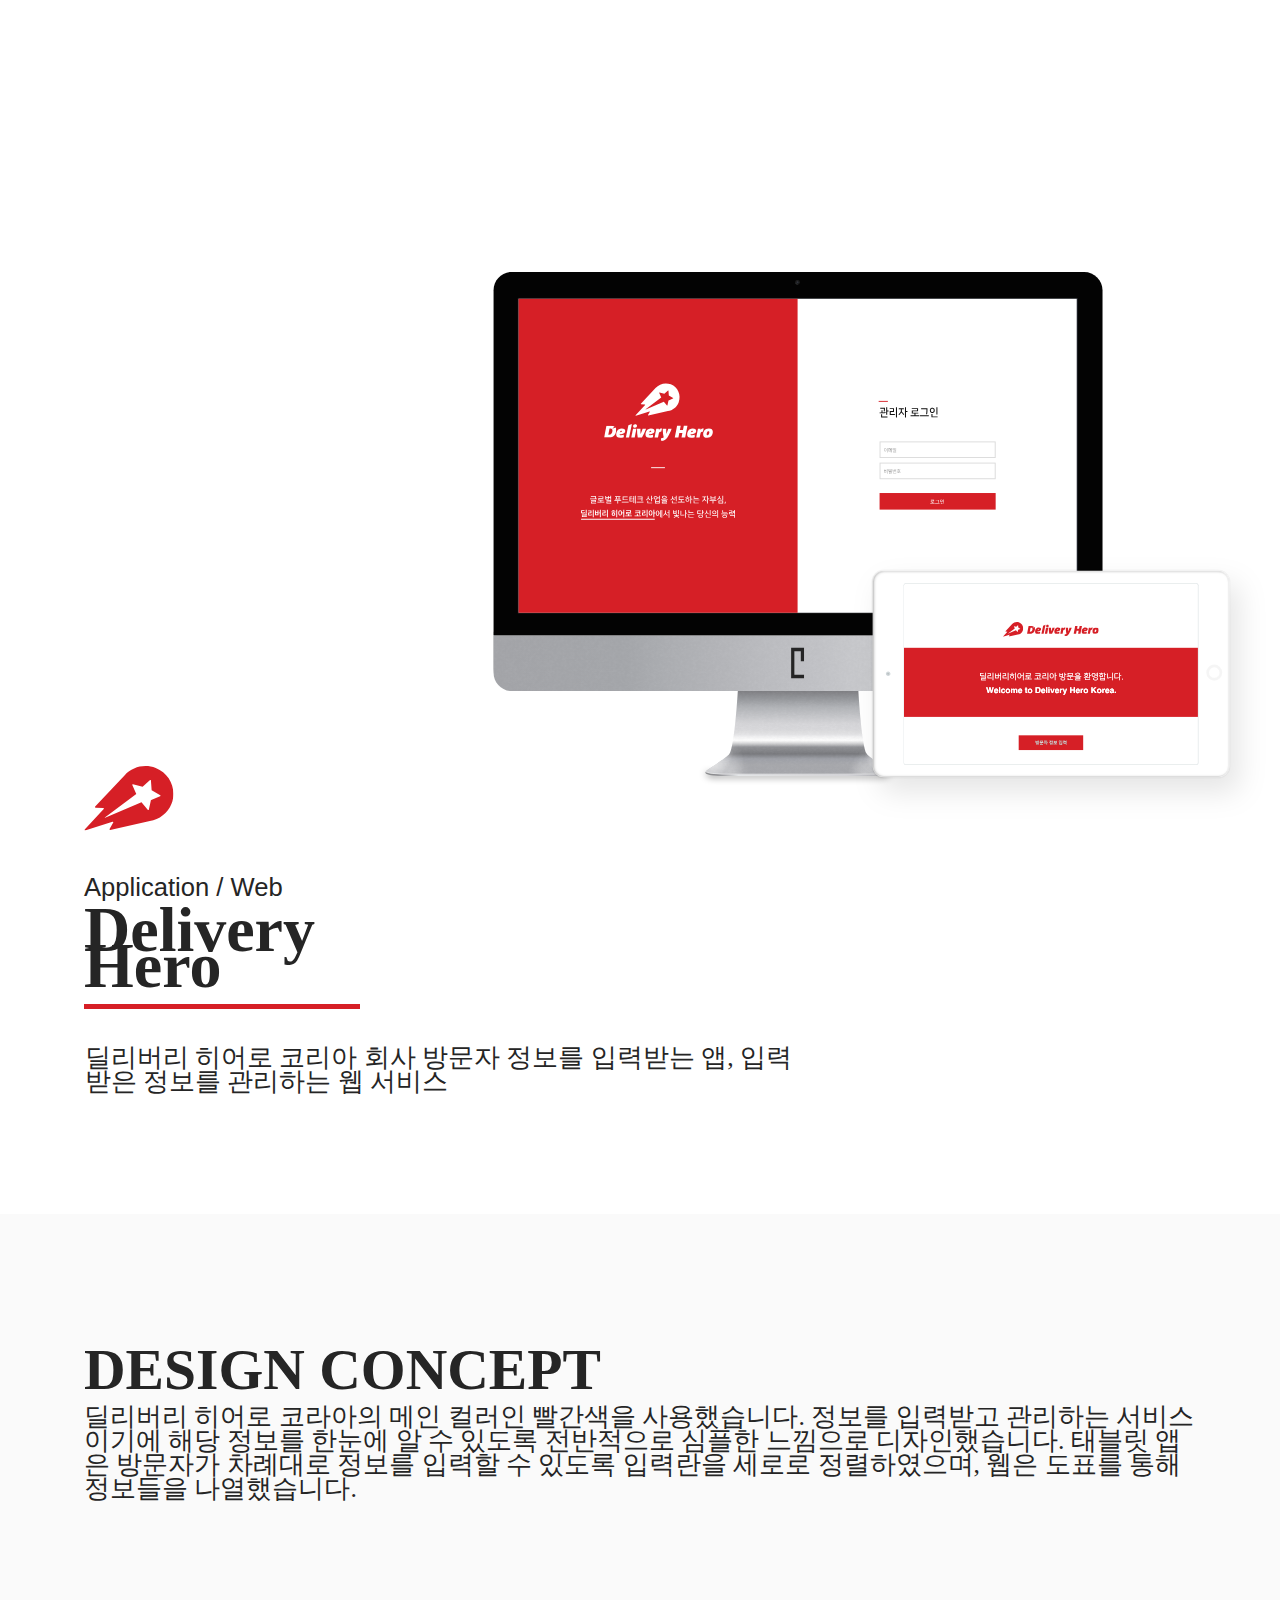
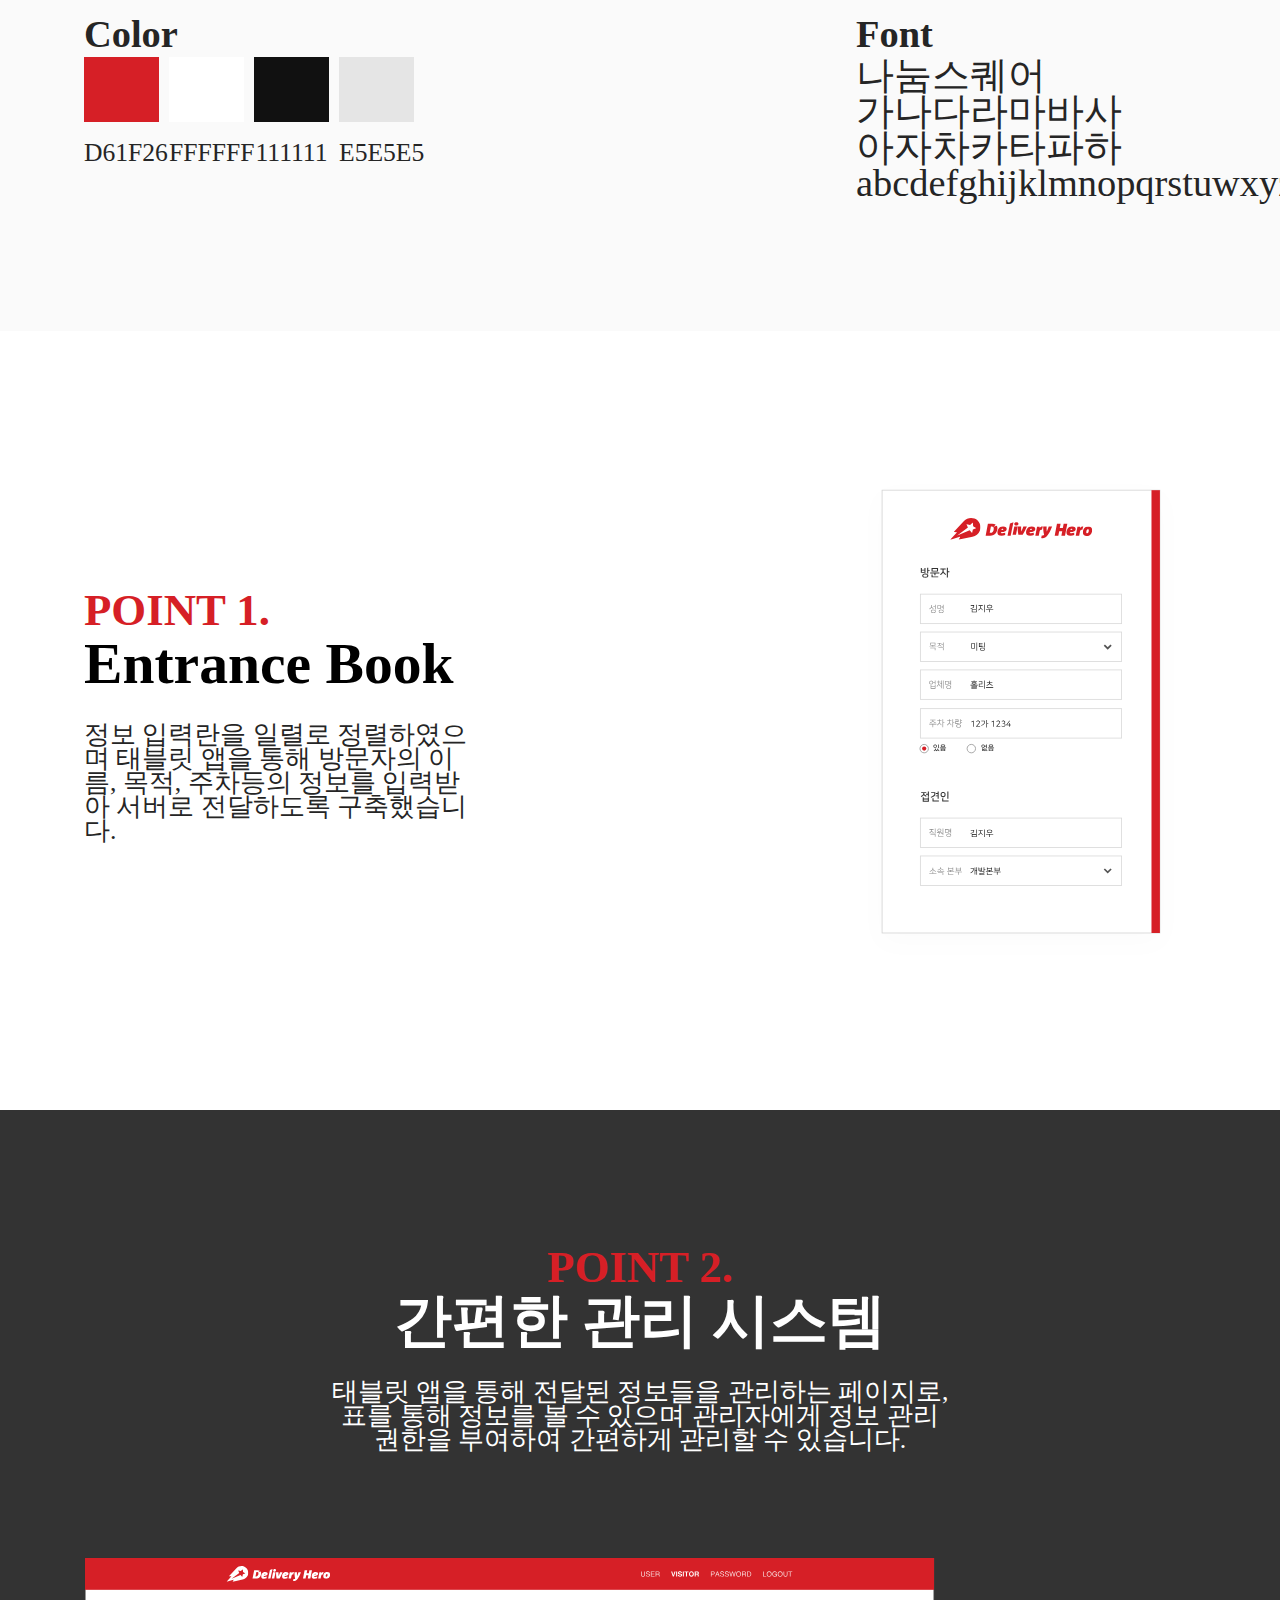
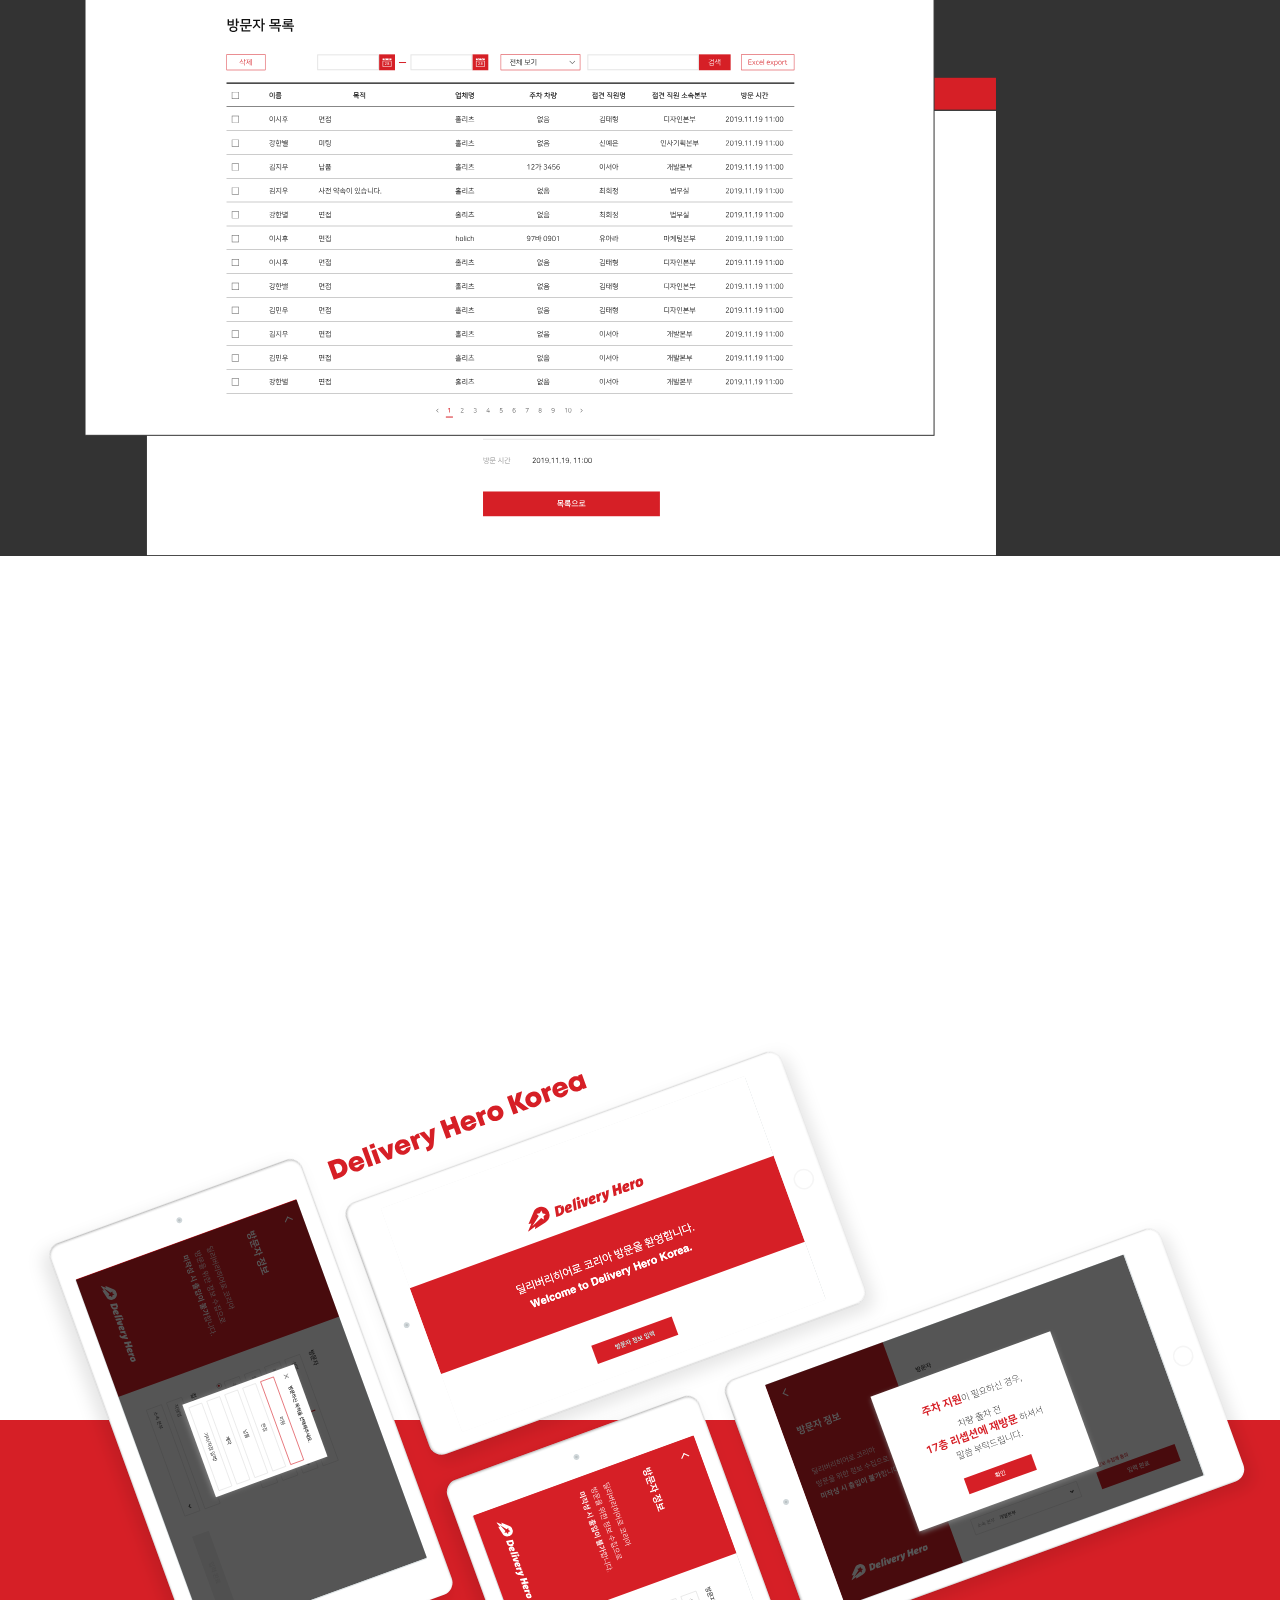
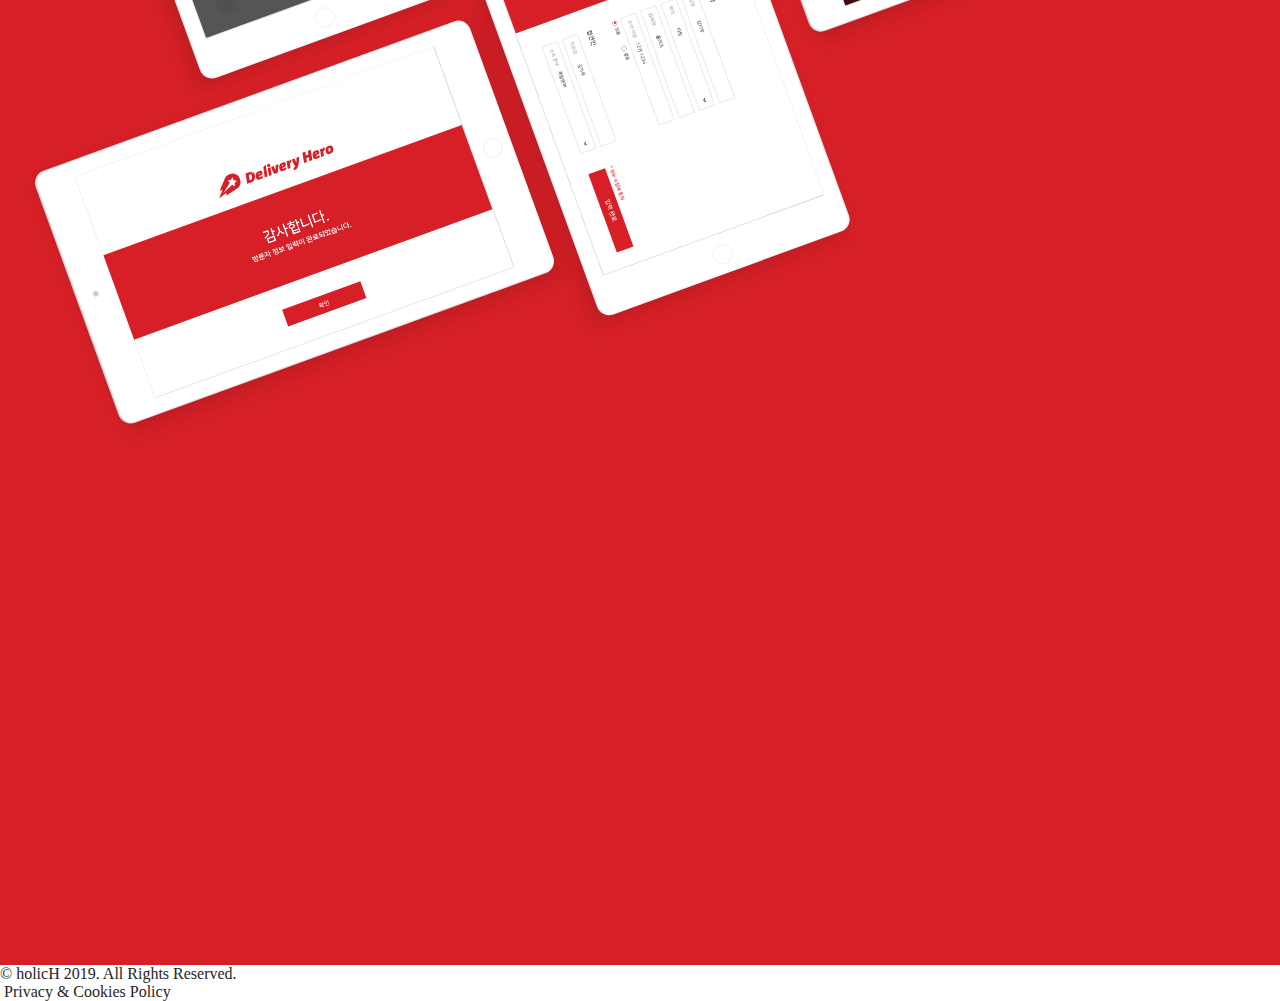
<file: delivery.html>
<!DOCTYPE html>
<html lang="ko">
<head>
    <meta charset="UTF-8">
    <meta name="viewport" content="width=device-width, initial-scale=1.0">
    <link rel="stylesheet" href="https://use.fontawesome.com/releases/v5.7.0/css/all.css">
    <link rel="stylesheet" href="css/reset.css">
    <link rel="stylesheet" href="css/delivery.css">
    <link rel="stylesheet" href="css/animation.css">
    <link rel="stylesheet" href="css/rwddelivery.css">
    <script src="js/jquery-1.12.4.min.js"></script>
    <script src="js/jquery-migrate-1.4.1.min.js"></script>
    <title>holich</title>
</head>
<body>
    
    <div id="container">
        <section id="section" class="delivery">
            
            <article class="deli_article1">
                <div class="deli_article1_inner row">
                    <div class="deli_article1_img">
                        <img src="images/delivery_art1_screen.svg" alt="delivery screen">
                    </div>
                    <div class="deli_article1_content">
                        <div class="deli_article1_logo_img">
                            <img src="images/delivery_art1_logo.svg" alt="delivery logo">
                        </div>
                        <span>Application / Web</span>
                        <h3>Delivery Hero</h3>
                        <p>딜리버리 히어로 코리아 회사 방문자 정보를 입력받는 앱, 입력받은 정보를 관리하는 웹 서비스</p>
                    </div>
                </div>
            </article>
    
    
            <article class="deli_article2">
                <div class="deli_article2_inner row">
                    <div class="deli_article2_title">
                        <h2>DESIGN CONCEPT</h2>
                        <p>딜리버리 히어로 코라아의 메인 컬러인 빨간색을 사용했습니다. 정보를 입력받고 관리하는 서비스이기에 해당 정보를 한눈에 알 수 있도록 전반적으로 심플한 느낌으로 디자인했습니다. 태블릿 앱은 방문자가 차례대로 정보를 입력할 수 있도록 입력란을 세로로 정렬하였으며, 웹은 도표를 통해 정보들을 나열했습니다.</p>
                    </div>
                    <div class="deli_article2_content cf">
                        <div class="color">
                            <h3>Color</h3>
                            <ul class="cf">
                                <li class="one">
                                    <div>
                                        <span class="blind">D61F26</span>
                                    </div>
                                    <p>D61F26</p>
                                </li>
                                <li class="two">
                                    <div>
                                        <span class="blind">FFFFFF</span>
                                    </div>
                                    <p>FFFFFF</p>
                                </li>
                                <li class="three">
                                    <div>
                                        <span class="blind">111111</span>
                                    </div>
                                    <p>111111</p>
                                </li>
                                <li class="four">
                                    <div>
                                        <span class="blind">E5E5E5</span>
                                    </div>
                                    <p>E5E5E5</p>
                                </li>
                            </ul>
                        </div>
                        <div class="deli_font">
                            <h3>Font</h3>
                            <p>나눔스퀘어</p>
                            <p>가나다라마바사아자차카타파하</p>
                            <p>abcdefghijklmnopqrstuwxyz</p>
                        </div>
                    </div>
                </div>
            </article>
    
            
    
            <article class="deli_article3">
                <div class="deli_article3_inner row cf">
                    <div class="deli_article3_content">
                        <h3>POINT 1.  </h3>
                        <h2>Entrance Book </h2>
                        <p>
                            정보 입력란을 일렬로 정렬하였으며 태블릿 앱을 통해 방문자의 이름, 목적, 주차등의 정보를 입력받아 서버로 전달하도록 구축했습니다.
                        </p>
                    </div>
                    <div class="deli_article3_img">
                        <img src="images/delivery_art3_point1.svg" alt="point1">
                    </div>
                </div>
            </article>
            
    
    
            <article class="deli_article4">
                <div class="deli_article4_inner row">
                    <div class="deli_article4_content">
                        <h3>POINT 2.  </h3>
                        <h2>간편한 관리 시스템</h2>
                        <p>
                            태블릿 앱을 통해 전달된 정보들을 관리하는 페이지로, 표를 통해 정보를 볼 수 있으며 관리자에게 정보 관리 권한을 부여하여 간편하게 관리할 수 있습니다.
                        </p>
                    </div>
                    <div class="deli_article4_img_box cf">
                        <div class="img_point2">
                            <img src="images/delivery_art4_point2.svg" alt="point2">
                        </div>
                    </div>
                </div>
            </article>
    
    
            
    
    
            <article class="deli_article5">
                <div class="deli_article5_inner">
                    <div class="deli_article5_img">
                        <img src="images/delivery_art5_phone_all.svg" alt="phone all">
                    </div>
                </div>
            </article>
    
            <article class="deli_article6">
                <div class="deli_article6_inner">
                    <span class="blind">마지막 배경</span>
                </div>
            </article>
    
        </section>
    
    
        
        
        
        
        <footer id="footer">
            <div class="copyright">
                <p>© holicH 2019. All Rights Reserved.</p>
                <span>&nbsp;Privacy & Cookies Policy</span>
            </div>
        </footer>
    </div>

</body>
</html>
</file>
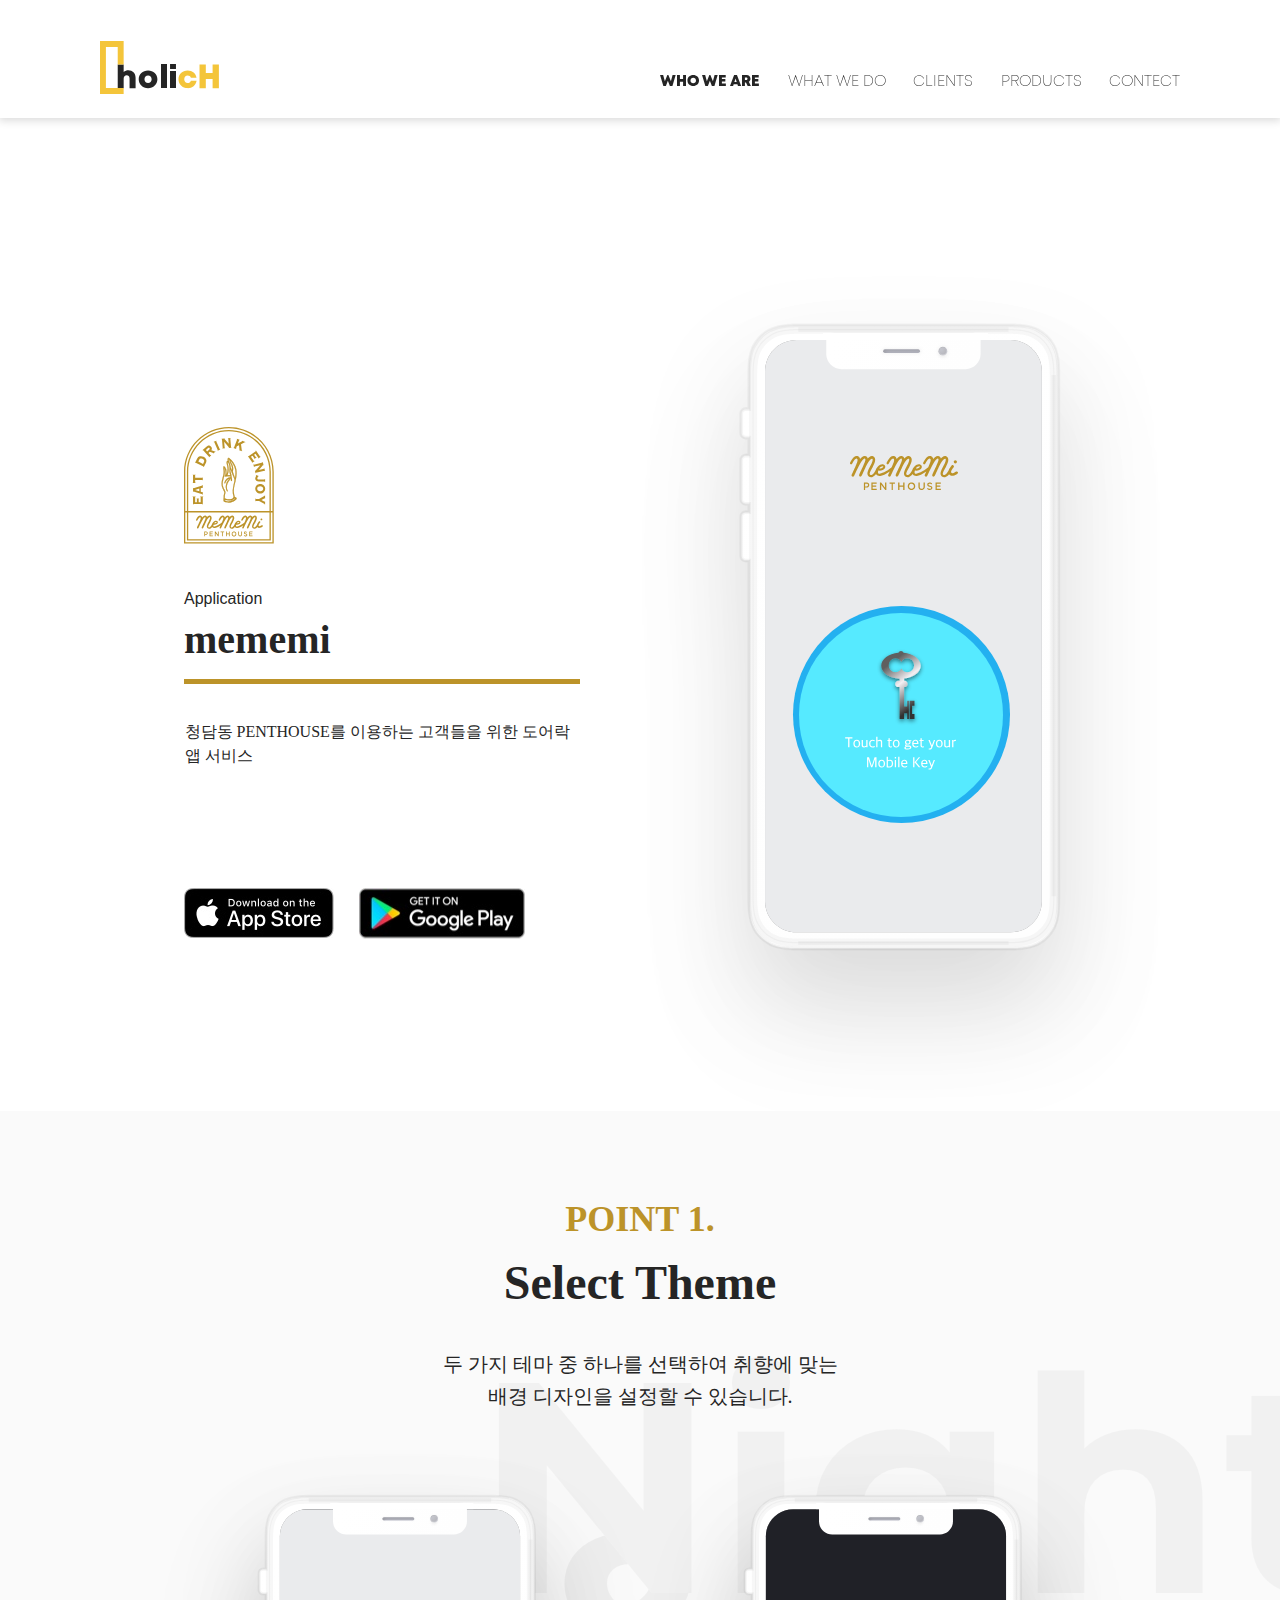
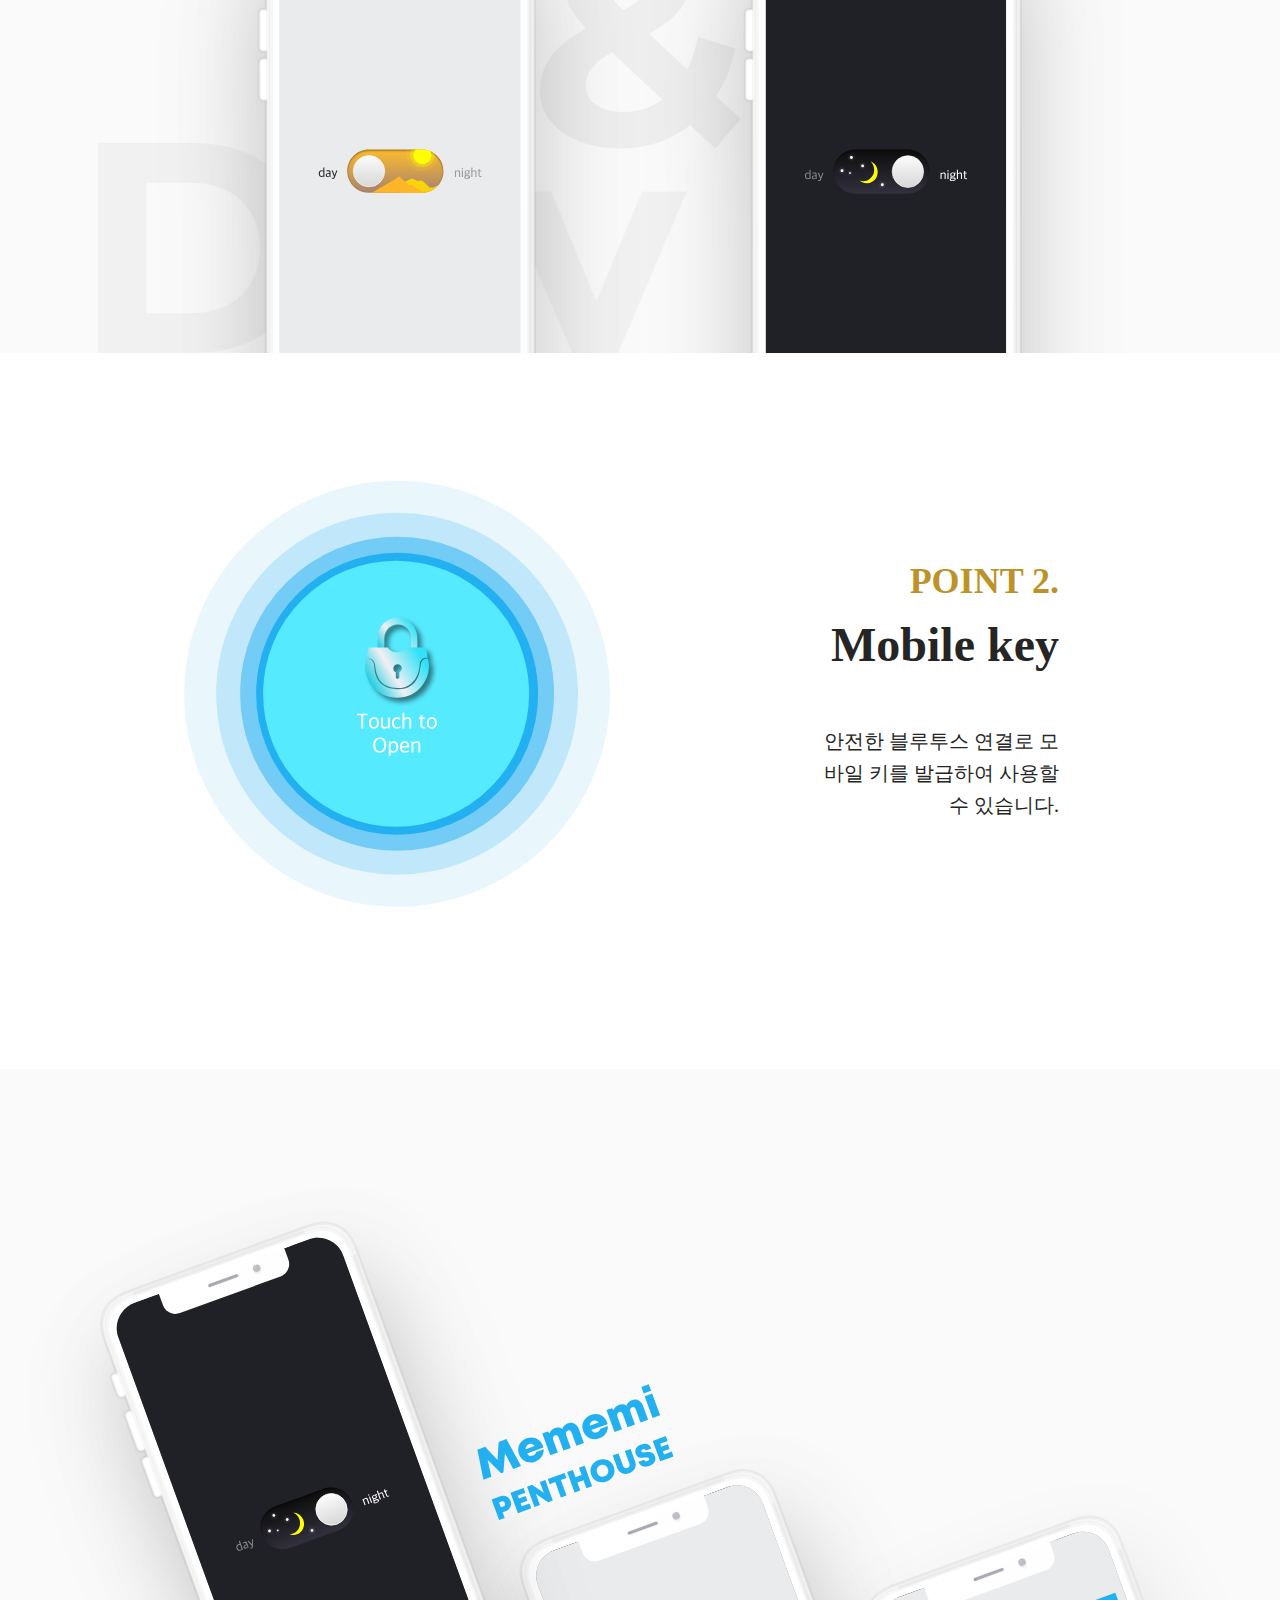
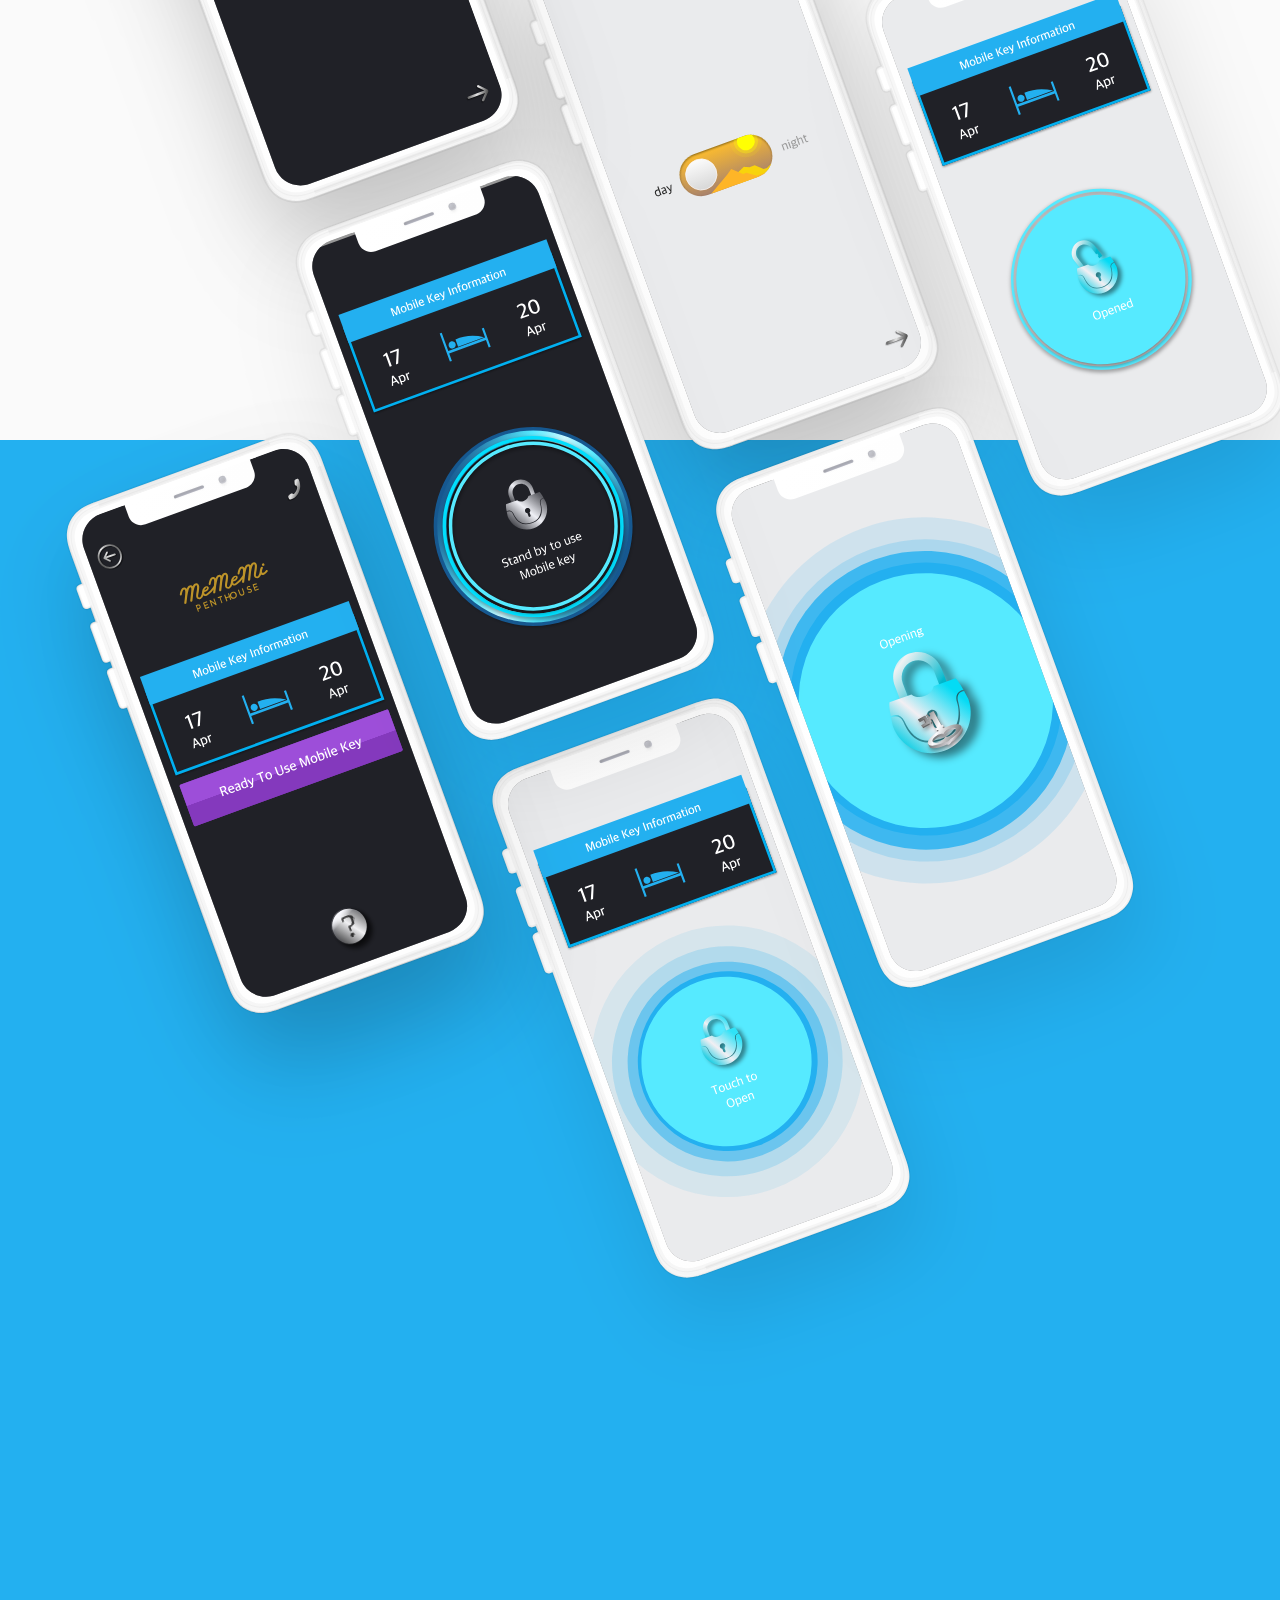
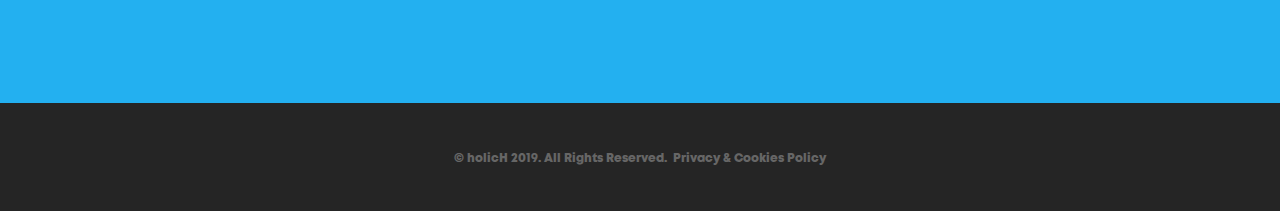
<file: mememi.html>
<!DOCTYPE html>
<html lang="ko">
<head>
    <meta charset="UTF-8">
    <meta name="viewport" content="width=device-width, initial-scale=1.0">
    <link rel="stylesheet" href="https://use.fontawesome.com/releases/v5.7.0/css/all.css">
    <link rel="stylesheet" href="css/reset.css">
    <link rel="stylesheet" href="css/common.css">
    <link rel="stylesheet" href="css/mememi.css">
    <link rel="stylesheet" href="css/animation.css">
    <link rel="stylesheet" href="css/rwddispenser.css">
    <script src="js/jquery-1.12.4.min.js"></script>
    <script src="js/jquery-migrate-1.4.1.min.js"></script>
    <title>holich</title>
</head>
<body>

    <header id="header">
        <div class="header_box row cf">
            <div class="logo">
                <a href="index.html">
                    <img src="images/holich_logo.svg" alt="logo">
                </a>
            </div>
            <div class="open_ham ham">
                <img src="images/open_nav.jpg" alt="메뉴열기">
            </div>
            <div class="nav">
                <ul class="depth1">
                    <li class="on"><a href="index.html#who_we_are">WHO WE ARE</a></li>
                    <li><a href="index.html#what_we_do">WHAT WE DO</a></li>
                    <li><a href="index.html#clients">CLIENTS</a></li>
                    <li><a href="index.html#products">PRODUCTS</a></li>
                    <li><a href="index.html#contact">CONTECT</a></li>
                    <!-- <li><a href="#">
                        KOR
                        <ul class="depth2">
                            <li><a href="#">KOR</a></li>
                            <li><a href="#">ENG</a></li>
                        </ul>
                    </a></li> -->
                </ul>
            </div>
            <div class="close_ham ham">
                <img src="images/close_nav.jpg" alt="메뉴닫기">
            </div>
        </div>
        <div class="nav_mobile">
            <ul class="depth1">
                <li><a href="#who_we_are">WHO WE ARE</a></li>
                <li><a href="#what_we_do">WHAT WE DO</a></li>
                <li><a href="#clients">CLIENTS</a></li>
                <li><a href="#products">PRODUCTS</a></li>
                <li><a href="#contact">CONTECT</a></li>
                <!-- <li class="language on"><a href="#">KOR</a></li>
                <li class="language"><a href="#">ENG</a></li> -->
            </ul>
        </div>
    </header>
    
    <div id="container">
        <section id="section" class="mememi">
            
            <article class="meme_article1">
                <div class="meme_article1_inner row">
                    <div class="meme_article1_content">
                        <div class="meme_article1_drink_img">
                            <img src="images/meme_art1_drink.svg" alt="drink logo">
                        </div>
                        <span>Application</span>
                        <h3>mememi</h3>
                        <p>청담동 PENTHOUSE를 이용하는 고객들을 위한 도어락 앱 서비스</p>
                        <div class="meme_article1_app_img cf">
                            <div class="meme_app">
                                <img src="images/meme_art1_app.jpg" alt="app store link">
                            </div>
                            <div class="meme_google">
                                <img src="images/meme_art1_google.jpg" alt="google play link">
                            </div>
                        </div>
                    </div>
                    <div class="meme_article1_img">
                        <img src="images/meme_art1_phone.svg" alt="mememi phone">
                    </div>
                </div>
            </article>
    
            <article class="meme_article2">
                <div class="meme_article2_inner row">
                    <div class="meme_article2_content">
                        <h3>POINT 1.  </h3>
                        <h2>Select Theme</h2>
                        <p>
                            두 가지 테마 중 하나를 선택하여 취향에 맞는 <br>
                            배경 디자인을 설정할 수 있습니다.
                        </p>
                    </div>
                    <div class="meme_article2_img_box cf">
                        <div class="meme_img_white">
                            <img src="images/meme_art2_white.svg" alt="white phone">
                        </div>
                        <div class="meme_img_black">
                            <img src="images/meme_art2_black.svg" alt="black phone">
                        </div>
                    </div>
                </div>
                <div class="meme_article2_back_txt">
                    <img src="images/Day.png" alt="day images">
                    <img src="images/&.png" alt="& images">
                    <img src="images/Night.png" alt="night images">
                </div>
            </article>
    
    
            <article class="meme_article3">
                <div class="meme_article3_inner row">
                    <div class="meme_article3_content">
                        <h3>POINT 2.  </h3>
                        <h2>Mobile key</h2>
                        <p>
                            안전한 블루투스 연결로 
                            모바일 키를 발급하여 사용할 수 있습니다.
                        </p>
                    </div>
                    <div class="meme_article3_img">
                        <img src="images/meme_art4_moKey.svg" alt="">
                    </div>
                </div>
            </article>
    
    
            <article class="meme_article4">
                <div class="meme_article4_inner">
                    <div class="meme_article4_img">
                        <img src="images/meme_art4_phone_all.svg" alt="penthouse">
                    </div>
                </div>
            </article>
    
            <article class="meme_article5">
                <div class="meme_article5_inner">
                    <span class="blind">마지막 파란 배경</span>
                </div>
            </article>
    
        </section>
    
        <footer id="footer">
            <div class="copyright">
                <p>© holicH 2019. All Rights Reserved.</p>
                <span>&nbsp;Privacy & Cookies Policy</span>
            </div>
        </footer>
    </div>

</body>
</html>
</file>
<file: css/delivery.css>
@charset "utf-8";
@font-face {
    font-family:"Mont Heavy DEMO";
    src:url("../font/font/Mont-HeavyDEMO.eot?") format("eot"),url("../font/Mont-HeavyDEMO.woff") format("woff"),url("../font/Mont-HeavyDEMO.ttf") format("truetype"),url("../font/Mont-HeavyDEMO.svg#Mont-HeavyDEMO") format("svg");
    font-weight: normal; font-style: normal;
}
@font-face {
    font-family:"Mont ExtraLight DEMO";
    src:url("../font/Mont-ExtraLightDEMO.eot?") format("eot"),url("../font/Mont-ExtraLightDEMO.woff") format("woff"),url("../font/Mont-ExtraLightDEMO.ttf") format("truetype"),url("../font/Mont-ExtraLightDEMO.svg#Mont-ExtraLightDEMO") format("svg");
    font-weight: normal; font-style: normal;
}
/* montserrat_light */
@import url('https://fonts.googleapis.com/css2?family=Montserrat:wght@100&display=swap');




#section {
    overflow: hidden;
}
/* 아티클1---------------------------------------------------------------------------------------------------------------------------- */
.deli_article1 {
    padding-top: 118px;
}
.deli_article1_inner {
    position: relative;
    padding: 152.5px 0px 0px 84px;
}
/* 아티클1 메인 내용---------------------------------------------------------------------------------------------------------------------------- */
.deli_article1_inner .deli_article1_content {
    width: 719px;
    padding: 495px 0px 0px 0px;
}
/* 아티클1 홀리 로고 */
.deli_article1_inner .deli_article1_logo_img {
    width: 90px; height: 65.5px;
}
.deli_article1_inner .deli_article1_logo_img img {
    width: 100%; height: 100%;
}
/* 아티클1 어플리케이션 문구 제목 */
.deli_article1_inner .deli_article1_content span {
    display: inline-block;
    font-family: 'Montserrat', sans-serif; font-size: 1.6rem; line-height: 30px;
    margin: 40.55px 0px 10px 0px;
}
/* 아티클1 delivery 제목 */
.deli_article1_inner .deli_article1_content h3 {
    width: 276px;
    font-family: 'Mont-HeavyDEMO'; font-size: 4rem; line-height: 36px;
    padding-bottom: 20.5px; margin-bottom: 36.5px;
    border-bottom: 5px solid #d61f26;
}
/* 아티클1 메인페이지 설명 */
.deli_article1_inner .deli_article1_content p {
    font-size: 1.6rem; line-height: 24px;
    padding: 0px 0.5px; margin-bottom: 120px;
}
/* 아티클1 우측 모니터이미지 */
.deli_article1_inner .deli_article1_img {
    position: absolute; top: 153px; right: 0px;
    width: 799px; height: 550px;
}
.deli_article1_inner .deli_article1_img img {
    width: 100%; height: 100%;
}




/* 아티클2---------------------------------------------------------------------------------------------------------------------------- */
.deli_article2 {
    background: #fafafa;
}
.deli_article2_inner {
    position: relative;
    padding: 140px 84px 130px 84px;
}
/* 아티클2 타이틀 제목 + 내용 */
.deli_article2_inner .deli_article2_title h2 {
    font-family: 'Mont-HeavyDEMO'; font-size: 3.6rem; line-height: 32px;
}
.deli_article2_inner .deli_article2_title p {
    font-family: 'Mont-HeavyDEMO'; font-size: 1.6rem; line-height: 24px;
    margin: 19px 0px 123px 0px;
}
/* 아티클2 색 + 폰트----------------------------------------------------------------------------------------------------- */
/* 공통내용 */
.deli_article2_inner .deli_article2_content .color {
    float: left;
    width: 60%; height: 153px;
}
.deli_article2_inner .deli_article2_content .deli_font {
    float: right;
    width: 291px;
    margin-right: 49px;
}
.deli_article2_inner .deli_article2_content > div h3 {
    font-family: 'Mont-HeavyDEMO'; font-size: 2.4rem; line-height: 21px;
}
/* 색깔 */
.deli_article2_inner .deli_article2_content ul li {
    float: left;
    margin: 12px 10px 0px 0px;
    width: 75px;
}
.deli_article2_inner .deli_article2_content ul li div {
    display: inline-block;
    width: 75px; height: 65px;
    margin-bottom: 17px;
}
.deli_article2_inner .deli_article2_content ul .one div {
    background: #D61F26;
}
.deli_article2_inner .deli_article2_content ul .two div {
    background: #fff;
}
.deli_article2_inner .deli_article2_content ul .three div {
    background: #111;
}
.deli_article2_inner .deli_article2_content ul .four div {
    background: #e5e5e5;
}
.deli_article2_inner .deli_article2_content ul li p {
    text-align: center;
    font-size: 1.6rem; line-height: 19px;
}
/* 폰트 */
.deli_article2_inner .deli_article2_content .deli_font h3 {
    margin-bottom: 12px;
}
.deli_article2_inner .deli_article2_content .deli_font p {
    font-size: 2.4rem; line-height: 36px;
}





/* 아티클3---------------------------------------------------------------------------------------------------------------------------- */
.deli_article3 {
    padding: 126px 0px 127px 0px;
    position: relative;
}
.deli_article3_inner {
    padding: 0px 94px 0px 84px;
}
/* 아티클3 메인 내용---------------------------------------------------------------------------------------------------------------------------- */
.deli_article3_inner .deli_article3_content {
    float: left;
    position: absolute; top: 50%;
    transform: translateY(-50%);
    width: 396px;
}
.deli_article3_inner .deli_article3_content h3 {
    font-family: 'Mont-HeavyDEMO'; font-size: 2.8rem; line-height: 25px;
    color: #d61f26;
}
.deli_article3_inner .deli_article3_content h2 {
    font-size: 3.6rem; line-height: 48px;
    color: #000;
    padding: 17px 0px 35px 0px;
}
.deli_article3_inner .deli_article3_content p {
    font-size: 1.6rem; line-height: 24px;
}
.deli_article3_inner .deli_article3_img {
    float: right;
    width: 330px; height: 526px;
}
.deli_article3_inner .deli_article3_img img {
    width: 100%; height: 100%;
}












/* 아티클4---------------------------------------------------------------------------------------------------------------------------- */
.deli_article4 {
    padding-top: 145px;
    background: #333;
    position: relative;
}
.deli_article4_inner {
    padding: 0px 84px;
    position: relative;
    z-index: 99;
    width: 100%; height: 100%;
}
/* 아티클4 메인 내용---------------------------------------------------------------------------------------------------------------------------- */
.deli_article4_inner .deli_article4_content {
    text-align: center;
}
.deli_article4_inner .deli_article4_content h3 {
    font-family: 'Mont-HeavyDEMO'; font-size: 2.8rem; line-height: 25px;
    color: #d61f26;
}
.deli_article4_inner .deli_article4_content h2 {
    font-family: 'Mont-HeavyDEMO'; font-size: 3.6rem; line-height: 48px;
    margin: 17px 0px 35px 0px;
    color: #fff;
}
.deli_article4_inner .deli_article4_content p {
    font-size: 1.6rem; line-height: 24px;
    margin: 0px auto;
    color: #fff;
    width: 627px;
}
/* 아티클4 이미지---------------------------------------------------------------------------------------------------------------------------- */
.deli_article4_inner .deli_article4_img_box {
    width: 100%; height: 100%;
    margin-top: 105px;
}
.deli_article4_inner .deli_article4_img_box .img_point2 {
    float: left;
    width: 912px; height: 599px;
}
.deli_article4_inner .deli_article4_img_box .img_point2 img {
    width: 100%;
}










/* 아티클5---------------------------------------------------------------------------------------------------------------------------- */
.deli_article5 {
    position: relative;
}
.deli_article5_inner {
    width: 100%; height: 864px;
    margin: 0px auto;
    padding-top: 169.5px;
}
.deli_article5_inner .deli_article5_img {
    width: 100%; height: 1530px;
    transform: rotate(-20deg);
    margin-left: -44px;
}
.deli_article5_inner .deli_article5_img img {
    width: 100%; height: 100%;
}




/* 아티클6---------------------------------------------------------------------------------------------------------------------------- */
.deli_article6 {
    background: #d61f26;
    padding-bottom: 269px;
    height: 1145px;
}
</file>
<file: css/animation.css>
@charset "utf-8";



/* 오른쪽부터 상단에 얇은 라인 */
@keyframes RightLine1 {

    0% {
        opacity: 0;
        transform: translateY(50px);
    }
    100% {
        opacity: 0.3;
        transform: translateY(0px);
    }

}
.RightLine1 {
    animation: RightLine1 2s infinite;
}
@keyframes RightLine2 {

    0% {
        opacity: 0;
        transform: translateY(70px);
    }
    100% {
        opacity: 1;
        transform: translateY(0px);
    }

}
.RightLine2 {
    animation: RightLine2 2s infinite;
}
@keyframes RightLine3 {

    0% {
        opacity: 0;
        transform: translateY(150px);
    }
    100% {
        opacity: 1;
        transform: translateY(0px);
    }

}
.RightLine3 {
    animation: RightLine3 2s infinite;
}
@keyframes RightLine4 {

    0% {
        transform: translateY(200px);
    }
    100% {
        transform: translateY(0px);
    }

}
.RightLine4 {
    animation: RightLine4 2s infinite;
}

/* 왼쪽부터 상단에 넓은 판 */
@keyframes LeftLine1 {

    0% {
        opacity: 0;
        transform: translateY(105px);
    }
    100% {
        opacity: 0.3;
        transform: translateY(0px);
    }

}
.LeftLine1 {
    animation: LeftLine1 2s infinite linear;
}
@keyframes LeftLine2 {

    0% {
        opacity: 0;
        transform: translateY(30px);
    }
    100% {
        opacity: 0.3;
        transform: translateY(0px);
    }

}
.LeftLine2 {
    animation: LeftLine2 2s infinite;
}
@keyframes LeftLine3 {

    0% {
        opacity: 0;
        transform: translateY(70px);
    }
    100% {
        opacity: 0.3;
        transform: translateY(0px);
    }

}
.LeftLine3 {
    animation: LeftLine3 2s infinite;
}
@keyframes LeftLine4 {

    0% {
        transform: translateY(70px);
    }
    100% {
        transform: translateY(0px);
    }

}
.LeftLine4 {
    animation: LeftLine4 2s infinite;
}

/* 바닥 금 간 라인 */
@keyframes BottomLine1 {
    0% {
        transform: translate(-10px, -36px);
    }
    70% {
        transform: translate(0px);
    }
    100% {
        transform: translate(0px);
    }
}
.BottomLine1 {
    animation: BottomLine1 2s infinite linear;
}
@keyframes BottomLine2 {
    0% {
        transform: translate(-55px, -21px);
    }
    70% {
        transform: translate(0px);
    }
    100% {
        transform: translate(0px);
    }
}
.BottomLine2 {
    animation: BottomLine2 2s infinite linear;
}
@keyframes BottomLine3 {
    0% {
        transform: translate(0px, -80px);
    }
    70% {
        transform: translate(0px, 0px);
    }
    100% {
        transform: translate(0px, 0px);
    }
}
.BottomLine3 {
    animation: BottomLine3 2s infinite linear;
}
@keyframes BottomLine4 {
    0% {
        transform: translate(-72px, -34px);
    }
    70% {
        transform: translate(0px, 0px);
    }
    100% {
        transform: translate(0px, 0px);
    }
}
.BottomLine4 {
    animation: BottomLine4 2s infinite linear;
}

/* 화분의 나뭇잎 */
@keyframes leaf1 {
    0% {
        transform: translate(0px);
    }
    35% {
        transform: translate(-1px);
    }
    70% {
        transform: translate(1px);
    }
    100% {
        transform: translate(0px);
    }
}
.leaf1 {
    animation: leaf1 2s infinite linear;
}
@keyframes leaf2 {
    0% {
        transform: translate(0px);
    }
    35% {
        transform: translate(1px);
    }
    70% {
        transform: translate(-1px);
    }
    100% {
        transform: translate(0px);
    }
}
.leaf2 {
    animation: leaf2 2s infinite linear;
}
@keyframes leaf3 {
    0% {
        transform: translate(0px);
    }
    35% {
        transform: translate(1px);
    }
    70% {
        transform: translate(-1px);
    }
    100% {
        transform: translate(0px);
    }
}
.leaf3 {
    animation: leaf3 2s infinite linear;
}
@keyframes leaf4 {
    0% {
        transform: translate(0px);
    }
    35% {
        transform: translate(-1px);
    }
    70% {
        transform: translate(1px);
    }
    100% {
        transform: translate(0px);
    }
}
.leaf4 {
    animation: leaf4 2s infinite linear;
}

/* 팔 */
@keyframes LeftArm {
    0% {
        transform: translate(0px) rotate(0deg);
        transform-origin: right top;
    }
    50% {
        transform: translate(0px) rotate(0.7deg);
        transform-origin: right top;
    }
    /* 70% {
        transform: translate(0px) rotate(0.5deg);
        transform-origin: right top;
    } */
    100% {
        transform: translate(0px) rotate(0deg);
        transform-origin: right top;
    }
}
.LeftArm {
    animation: LeftArm 2s infinite linear;
}
</file>
<file: css/rwddelivery.css>
@charset "utf-8";



@media screen and (max-width:1880px) {



}


@media screen and (max-width:1500px) {



}


@media screen and (max-width:1280px) {



}








@media screen and (max-width:1023px) {

    /* 아티클1---------------------------------------------------------------------------------------------------------------------------- */
.deli_article1_inner {
    position: relative;
    padding: 70px 40px 0px 40px;
}
/* 아티클1 메인 내용---------------------------------------------------------------------------------------------------------------------------- */
.deli_article1_inner .deli_article1_content {
    width: 719px;
    padding: 495px 0px 0px 0px;
}
/* 아티클1 우측 모니터이미지 */
.deli_article1_inner .deli_article1_img {
    position: absolute; top: 70px; right: 0px;
    width: 750px; height: 516px;
}
.deli_article1_inner .deli_article1_img img {
    width: 100%; height: 100%;
}


    /* 아티클2---------------------------------------------------------------------------------------------------------------------------- */
.deli_article2_inner {
    position: relative;
    padding: 89px 40px 84px 40px;
}
/* 아티클2 타이틀 제목 + 내용 */
.deli_article2_inner .deli_article2_title h2 {
    font-family: 'Mont-HeavyDEMO'; font-size: 3.2rem; line-height: 40px;
}
.deli_article2_inner .deli_article2_title p {
    font-family: 'Mont-HeavyDEMO'; font-size: 2rem; line-height: 30px;
    margin: 21px 0px 74px 0px;
}
/* 아티클2 색 + 폰트----------------------------------------------------------------------------------------------------- */
/* 공통내용 */
.deli_article2_inner .deli_article2_content .color {
    float: none;
    width: 100%; height: auto;
}
.deli_article2_inner .deli_article2_content .deli_font {
    float: none;
    width: 100%;
    margin-right: 0px; margin-top: 74px;
}
.deli_article2_inner .deli_article2_content > div h3 {
    font-family: 'Mont-HeavyDEMO'; font-size: 2.4rem; line-height: 21px;
}
/* 색깔 */
.deli_article2_inner .deli_article2_content ul li {
    float: left;
    margin: 21px 25px 0px 0px;
    width: 50px;
}
.deli_article2_inner .deli_article2_content ul li div {
    display: inline-block;
    width: 50px; height: 50px;
    margin-bottom: 10px;
}
.deli_article2_inner .deli_article2_content ul li p {
    text-align: center;
    font-size: 1.2rem; line-height: 19px;
}





/* 아티클3---------------------------------------------------------------------------------------------------------------------------- */
.deli_article3 {
    padding: 137px 0px 100px 0px;
    position: relative;
}
.deli_article3_inner {
    padding: 0px 40px;
}
/* 아티클3 메인 내용---------------------------------------------------------------------------------------------------------------------------- */
.deli_article3_inner .deli_article3_img {
    float: right;
    width: 280px; height: 446px;
}
.deli_article3_inner .deli_article3_img img {
    width: 100%; height: 100%;
}





    
    
    
    /* 아티클4---------------------------------------------------------------------------------------------------------------------------- */
.deli_article4 {
    padding-top: 137px;
    background: #333;
    position: relative;
}
/* 아티클4 이미지---------------------------------------------------------------------------------------------------------------------------- */
.deli_article4_inner .deli_article4_img_box {
    width: 100%; height: 100%;
    margin-top: 105px;
}
.deli_article4_inner .deli_article4_img_box .img_point2 {
    float: none;
    width: 650px; height: 427px;
    margin: 0px auto;
}
.deli_article4_inner .deli_article4_img_box .img_point2 img {
    width: 100%;
}




/* 아티클5---------------------------------------------------------------------------------------------------------------------------- */
.deli_article5 {
    position: relative;
}
.deli_article5_inner {
    width: 100%; height: 396px;
    margin: 0px auto;
    padding-top: 118.5px;
}
.deli_article5_inner .deli_article5_img {
    width: 1058px; height: 719px;
    transform: rotate(-20deg);
    margin-left: -250px;
}
.deli_article5_inner .deli_article5_img img {
    width: 100%; height: 100%;
}




/* 아티클6---------------------------------------------------------------------------------------------------------------------------- */
.deli_article6 {
    background: #d61f26;
    padding-bottom: 269px;
    height: 626px;
}


    
    
    

    
    



}





@media screen and (max-width:768px) {

    /* 아티클1---------------------------------------------------------------------------------------------------------------------------- */
.deli_article1_inner {
    position: relative;
    padding: 70px 40px 0px 40px;
}
/* 아티클1 메인 내용---------------------------------------------------------------------------------------------------------------------------- */
.deli_article1_inner .deli_article1_content {
    width: 100%;
    padding: 60px 0px 0px 0px;
}
/* 아티클1 홀리 로고 */
.deli_article1_inner .deli_article1_logo_img {
    width: 50px; height: 36.5px;
}
.deli_article1_inner .deli_article1_logo_img img {
    width: 100%; height: 100%;
}
/* 아티클1 어플리케이션 문구 제목 */
.deli_article1_inner .deli_article1_content span {
    display: inline-block;
    font-family: 'Montserrat', sans-serif; font-size: 1.2rem; line-height: 20px;
    margin: 15.6px 0px 7px 0px;
}
/* 아티클1 delivery 제목 */
.deli_article1_inner .deli_article1_content h3 {
    width: 250px;
    font-family: 'Mont-HeavyDEMO'; font-size: 3.6rem; line-height: 32px;
    padding-bottom: 18.5px; margin-bottom: 25.5px;
    border-bottom: 5px solid #d61f26;
}
/* 아티클1 메인페이지 설명 */
.deli_article1_inner .deli_article1_content p {
    font-size: 1.4rem; line-height: 20px;
    padding: 0px 0.5px; margin-bottom: 130px;
}
/* 아티클1 우측 모니터이미지 */
.deli_article1_inner .deli_article1_img {
    position: static; top: 70px; right: 0px;
    width: 281px; height: 194px;
    margin: 0px auto;
}
.deli_article1_inner .deli_article1_img img {
    width: 100%; height: 100%;
}




        /* 아티클2---------------------------------------------------------------------------------------------------------------------------- */
/* 아티클2 타이틀 제목 + 내용 */
.deli_article2_inner .deli_article2_title p {
    font-family: 'Mont-HeavyDEMO'; font-size: 1.4rem; line-height: 20px;
    margin: 21px 0px 74px 0px;
}
/* 아티클2 색 + 폰트----------------------------------------------------------------------------------------------------- */
/* 공통내용 */
.deli_article2_inner .deli_article2_content > div h3 {
    font-family: 'Mont-HeavyDEMO'; font-size: 1.6rem; line-height: 15px;
}
/* 색깔 */
.deli_article2_inner .deli_article2_content ul li {
    float: left;
    margin: 21px 25px 0px 0px;
    width: 50px;
}
.deli_article2_inner .deli_article2_content ul li div {
    display: inline-block;
    width: 50px; height: 50px;
    margin-bottom: 10px;
}
.deli_article2_inner .deli_article2_content ul li p {
    text-align: center;
    font-size: 1.2rem; line-height: 15px;
}
/* 폰트 */
.deli_article2_inner .deli_article2_content .deli_font h3 {
    margin-bottom: 10px;
}
.deli_article2_inner .deli_article2_content .deli_font p {
    font-size: 1.2rem; line-height: 16px;
}



/* 아티클3---------------------------------------------------------------------------------------------------------------------------- */
.deli_article3 {
    padding: 137px 0px 0px 0px;
    position: relative;
}
.deli_article3_inner {
    padding: 0px 40px;
}
/* 아티클3 메인 내용---------------------------------------------------------------------------------------------------------------------------- */
.deli_article3_inner .deli_article3_content {
    float: none;
    position: static; top: 50%;
    transform: translateY(0%);
    width: 100%;
}
.deli_article3_inner .deli_article3_content h3 {
    font-family: 'Mont-HeavyDEMO'; font-size: 2.4rem; line-height: 21px;
    color: #d61f26;
}
.deli_article3_inner .deli_article3_content h2 {
    font-size: 3.2rem; line-height: 44px;
    color: #000;
    padding: 18px 0px 35px 0px;
}
.deli_article3_inner .deli_article3_content p {
    font-size: 1.4rem; line-height: 20px;
    margin-bottom: 89px;
}
.deli_article3_inner .deli_article3_img {
    float: none;
    width: 280px; height: 446px;
    margin-bottom: -44px;
}
.deli_article3_inner .deli_article3_img img {
    width: 100%; height: 100%;
}




    /* 아티클4---------------------------------------------------------------------------------------------------------------------------- */    
    .deli_article4_inner {
        padding: 0px 40px;
        position: relative;
        z-index: 99;
        width: 100%; height: 100%;
    }
    /* 아티클4 메인 내용---------------------------------------------------------------------------------------------------------------------------- */
    .deli_article4_inner .deli_article4_content h3 {
        font-family: 'Mont-HeavyDEMO'; font-size: 2.4rem; line-height: 21px;
        color: #d61f26;
    }
    .deli_article4_inner .deli_article4_content h2 {
        font-family: 'Mont-HeavyDEMO'; font-size: 3.2rem; line-height: 44px;
        margin: 18px 0px 35px 0px;
        color: #fff;
    }
    .deli_article4_inner .deli_article4_content p {
        font-size: 1.4rem; line-height: 20px;
        margin: 0px auto;
        color: #fff;
        width: 100%;
    }
    /* 아티클4 이미지---------------------------------------------------------------------------------------------------------------------------- */
    .deli_article4_inner .deli_article4_img_box {
        width: 100%; height: 100%;
        margin-top: 80px;
    }
    .deli_article4_inner .deli_article4_img_box .img_point2 {
        float: none;
        width: 266px; height: 150px;
        margin: 0px auto;
    }
    .deli_article4_inner .deli_article4_img_box .img_point2 img {
        width: 100%; height: 100%;
    }


    











    




}






@media screen and (max-width:359px) {
    
    

}
</file>
<file: css/common.css>
@charset "utf-8";
@font-face {
    font-family:"Mont Heavy DEMO";
    src:url("../font/font/Mont-HeavyDEMO.eot?") format("eot"),url("../font/Mont-HeavyDEMO.woff") format("woff"),url("../font/Mont-HeavyDEMO.ttf") format("truetype"),url("../font/Mont-HeavyDEMO.svg#Mont-HeavyDEMO") format("svg");
    font-weight: normal; font-style: normal;
}
@font-face {
    font-family:"Mont ExtraLight DEMO";
    src:url("../font/Mont-ExtraLightDEMO.eot?") format("eot"),url("../font/Mont-ExtraLightDEMO.woff") format("woff"),url("../font/Mont-ExtraLightDEMO.ttf") format("truetype"),url("../font/Mont-ExtraLightDEMO.svg#Mont-ExtraLightDEMO") format("svg");
    font-weight: normal; font-style: normal;
}
/* montserrat_light */
@import url('https://fonts.googleapis.com/css2?family=Montserrat:wght@100&display=swap');






html {
    font-size: 10px;
}
.row {
    max-width: 1080px; margin: 0px auto;
}

#header {
    box-shadow: 0px 2px 8px 1px #ddd;
    background: #fff;
    position: fixed; top: 0px; left: 0px;
    width: 100%; height: 118px;
    z-index: 99999999999999999999;
    /* 헤더 z-index 20개로 맨 위 */
}
.header_box {
    height: 118px;
    position: relative;
    z-index: 9999999999;
    /* 모바일로 갔을 떄도 맨위로 올라와야 됨 z-index 10개 */
}
/* 헤더 홀리츠 로고--------------------------------------------------------------------------------------------------------------------------- */
.header_box .logo {
    max-width: 119px; max-height: 53px;
    padding: 41px 0px 24px 0px;
    float: left;
}
.header_box .logo img {
    width: 100%;
}
/* 헤더 메뉴--------------------------------------------------------------------------------------------------------------------------- */
.header_box .nav {
    float: right;
    text-align: right;
    font-size: 1.5rem; font-family: "Mont ExtraLight DEMO";
    color: #252525;
    /* 글자 패딩으로 위치 조정 */
    margin: 72px 0px 31px 0px;
}
/* 메뉴 리스트 */
.header_box .nav .depth1 > li {
    display: inline-block;
    padding-left: 23.5px;
    /* 언어메뉴를 만들면 주석 풀어야 됨 */
    /* position: relative; */
}
/* .header_box .nav .depth1 > li:last-child::before {
    content: "";
    position: absolute; left: 0px;
    width: 1px; height: 16px;
    background: #f4c53a;
}
.header_box .nav .depth1 > li:last-child::after {
    content: "\f078";
    font-family: 'Font Awesome 5 Free'; font-weight: 900 !important; font-size: 12px;
    position: absolute; right: 0px;
    color: #f4c53a;
} */
/* 클래스 온이 붙으면 폰트체 변경---------------------------------------------------------------------------------------------------------------- */
.header_box .nav .depth1 > li.on {
    display: inline-block;
    color: #252525;
    position: relative;
    font-family: "Mont Heavy DEMO";
}
/* 언어 두번째 메뉴 */
.header_box .nav .depth2 {
    display: none;
    position: absolute; top: 100%; left: 0px;
    box-shadow: 0px 2px 4px 0px rgba(0,0,0,0.5);
    padding-top: 5px;
    background: #fff;
}
.header_box .nav .depth2 li {
    padding: 20px 23px;
    position: relative;
}
/* 언어 메뉴2의 윗 선 */
.header_box .nav .depth2 li:nth-of-type(1)::before {
    content: "";
    position: absolute; top: 0px; left: 50%;
    transform: translateX(-50%);
    width: 50%; height: 2px;
    background: #ccc;
}
/* 헤더 햄버거 메뉴-------------------------------------------------------------------------------------------------------------------------- */
.header_box .open_ham {
    position: absolute; top: 50%; right: 10px;
    transform: translateY(-50%);
    display: none;
    cursor: pointer;
}
.header_box .close_ham {
    position: absolute; top: 50%; right: 10px;
    transform: translateY(-50%);
    display: none;
    cursor: pointer;
}
/* 모바일 메뉴-------------------------------------------------------------------------------------------------------------------------- */
.nav_mobile {
    display: none;
    position: fixed; top: 0px; left: 0px; bottom: 0px; right: 0px;
    background: #fff;
    z-index: 999999999;
    /* 헤더보다는 아래 z-index 9개 */
}
.nav_mobile .depth1 {
    position: absolute; top: 50%;
    transform: translateY(-50%);
    text-align: center;
    width: 100%;
}
.nav_mobile .depth1 li {
    font-size: 2.8rem; font-family: 'montserrat', sans-serif;
    padding: 0px 0px 44px 0px;
}
.nav_mobile .depth1 .language {
    display: inline-block;
    vertical-align: top;
    padding: 0px 30px; margin: 20px 0px 0px;
    position: relative;
    width: 20%; min-width: 150px;
}
.nav_mobile .depth1 .language.on {
    display: inline-block;
    vertical-align: top;
    padding: 0px 30px; margin: 20px 0px 0px;
    position: relative;
    width: 20%;
    overflow: hidden;
    font-family: 'Mont-HeavyDEMO';
    color: #f4c53a;
}
.nav_mobile .depth1 .language:last-child::before {
    content: "";
    position: absolute; left: 0px;
    width: 2px; height: 100%;
    background: #f4c53a;
}









#footer {
    height: 108px;
    background: #252525;
    text-align: center;
    padding: 48px 0px;
}
#footer .copyright {
    font-family: 'mont heavy demo'; font-size: 1.2rem;
}
#footer .copyright p {
    display: inline-block;
    color: #666;
}
#footer .copyright span {
    display: inline-block;
    color: #666;
}
</file>
<file: css/mememi.css>
@charset "utf-8";
@font-face {
    font-family:"Mont Heavy DEMO";
    src:url("../font/font/Mont-HeavyDEMO.eot?") format("eot"),url("../font/Mont-HeavyDEMO.woff") format("woff"),url("../font/Mont-HeavyDEMO.ttf") format("truetype"),url("../font/Mont-HeavyDEMO.svg#Mont-HeavyDEMO") format("svg");
    font-weight: normal; font-style: normal;
}
@font-face {
    font-family:"Mont ExtraLight DEMO";
    src:url("../font/Mont-ExtraLightDEMO.eot?") format("eot"),url("../font/Mont-ExtraLightDEMO.woff") format("woff"),url("../font/Mont-ExtraLightDEMO.ttf") format("truetype"),url("../font/Mont-ExtraLightDEMO.svg#Mont-ExtraLightDEMO") format("svg");
    font-weight: normal; font-style: normal;
}
/* montserrat_light */
@import url('https://fonts.googleapis.com/css2?family=Montserrat:wght@100&display=swap');




#section {
    overflow: hidden;
}
/* 아티클1---------------------------------------------------------------------------------------------------------------------------- */
.meme_article1 {
    padding-top: 134px;
}
.meme_article1_inner {
    position: relative;
    padding: 139px 0px 0px 84px;
}
/* 아티클1 메인 내용---------------------------------------------------------------------------------------------------------------------------- */
.meme_article1_inner .meme_article1_content {
    width: 396px;
    padding: 154px 0px 172px 0px;
}
/* 아티클1 드링크 로고 */
.meme_article1_inner .meme_article1_drink_img {
    width: 90px; height: 117px;
}
.meme_article1_inner .meme_article1_drink_img img {
    width: 100%; height: 100%;
}
/* 아티클1 어플리케이션 문구 제목 */
.meme_article1_inner .meme_article1_content span {
    display: inline-block;
    font-family: 'Montserrat', sans-serif; font-size: 1.6rem; line-height: 30px;
    margin: 40px 0px 8px 0px;
}
/* 아티클1 mememi 제목 */
.meme_article1_inner .meme_article1_content h3 {
    font-family: 'Mont-HeavyDEMO'; font-size: 4rem; line-height: 36px;
    padding-bottom: 20.5px; margin-bottom: 36.5px;
    border-bottom: 5px solid #bc9329;
}
/* 아티클1 메인페이지 설명 */
.meme_article1_inner .meme_article1_content p {
    font-size: 1.6rem; line-height: 24px;
    padding: 0px 0.5px; margin-bottom: 120px;
}
/* 아티클1 다운로드 경로 */
.meme_article1_inner .meme_article1_content .meme_article1_app_img > div {
    float: left;
    margin-right: 25px;
}
/* 아티클1 우측 핸드폰이미지 */
.meme_article1_inner .meme_article1_img {
    position: absolute; top: 139px; right: 0px;
    width: 560px; height: 869px;
}
.meme_article1_inner .meme_article1_img img {
    width: 100%; height: 100%;
}



/* 아티클2---------------------------------------------------------------------------------------------------------------------------- */
.meme_article2 {
    padding-top: 92px;
    background: #fafafa;
    height: 842px;
    overflow: hidden;
    position: relative;
}
.meme_article2_inner {
    padding: 0px 54px;
    position: relative;
    z-index: 99;
    width: 100%; height: 100%;
}
/* 아티클2 메인 내용---------------------------------------------------------------------------------------------------------------------------- */
.meme_article2_inner .meme_article2_content {
    text-align: center;
}
.meme_article2_inner .meme_article2_content h3 {
    font-family: 'Mont-HeavyDEMO'; font-size: 3.6rem; line-height: 32px;
    color: #bc9329;
}
.meme_article2_inner .meme_article2_content h2 {
    font-family: 'Mont-HeavyDEMO'; font-size: 4.8rem; line-height: 60px;
    margin: 18px 0px 35px 0px;
}
.meme_article2_inner .meme_article2_content p {
    font-size: 2rem; line-height: 32px;
    margin-bottom: 39px;
}
/* 아티클2 이미지---------------------------------------------------------------------------------------------------------------------------- */
.meme_article2_inner .meme_article2_img_box {
    width: 100%; height: 100%;
}
.meme_article2_inner .meme_article2_img_box .meme_img_white {
    float: left;
    width: 50%;
}
.meme_article2_inner .meme_article2_img_box .meme_img_black {
    float: right;
    width: 50%;
}
.meme_article2_inner .meme_article2_img_box > div img {
    width: 100%;
}
.meme_article2_back_txt img {
    position: absolute;
    z-index: 9;
}
.meme_article2_back_txt img:nth-child(1) {
    bottom: 0px; left: 97px;
    width: 590px; height: 210px;
}
.meme_article2_back_txt img:nth-child(2) {
    top: 50%; left: 50%;
    transform: translateX(-50%);
    width: 202px; height: 217px;
}
.meme_article2_back_txt img:nth-child(3) {
    top: 245px; right: 0px;
    width: 782px; height: 298px;
}



/* 아티클3---------------------------------------------------------------------------------------------------------------------------- */
.meme_article3 {
    padding: 127px 0px 162px 0px;
}
.meme_article3_inner {
    padding: 0px 121px 0px 84px;
    position: relative;
}
/* 아티클3 메인 내용---------------------------------------------------------------------------------------------------------------------------- */
.meme_article3_inner .meme_article3_content {
    position: absolute; right: 121px;
    text-align: right;
}
.meme_article3_inner .meme_article3_content h3 {
    padding: 85px 0px 18px 0px;
    font-family: 'Mont-HeavyDEMO'; font-size: 3.6rem; line-height: 32px;
    color: #bc9329;
}
.meme_article3_inner .meme_article3_content h2 {
    font-size: 4.8rem; line-height: 60px;
}
.meme_article3_inner .meme_article3_content p {
    font-size: 2rem; line-height: 32px;
    padding: 50px 0px 78px 0px;
    width: 242px;
}
.meme_article3_inner .meme_article3_img {
    width: 427px; height: 427px;
}
.meme_article3_inner .meme_article3_img img {
    width: 100%; height: 100%;
}






/* 아티클4---------------------------------------------------------------------------------------------------------------------------- */
.meme_article4 {
    background: #fafafa;
    position: relative;
}
.meme_article4_inner {
    width: 1397px; height: 971px;
    margin: 0px auto;
}
.meme_article4_inner .meme_article4_img {
    width: 1397px; height: 1947px;
    transform: rotate(-20deg);
    margin-left: -44px;
}
.meme_article4_inner .meme_article4_img img {
    width: 100%; height: 100%;
}




/* 아티클5---------------------------------------------------------------------------------------------------------------------------- */
.meme_article5 {
    background: #23b0f0;
    padding-bottom: 269px;
    height: 1263px;
}
</file>
<file: css/rwddispenser.css>
@charset "utf-8";



@media screen and (max-width:1880px) {



}


@media screen and (max-width:1500px) {

/* 아티클6---------------------------------------------------------------------------------------------------------------------------- */
.dis_article6 {
    position: relative;
    background: #fafafa;
}
.dis_article6_inner {
    width: 100%; height: 905px;
    margin: 0px auto;
    padding-top: 194px;
}
.dis_article6_inner .dis_article6_img {
    width: 1500px; height: 1302px;
    transform: rotate(-20deg);
    margin-left: -44px;
}
.dis_article6_inner .dis_article6_img img {
    width: 100%; height: 100%;
}




/* 아티클7---------------------------------------------------------------------------------------------------------------------------- */
.dis_article7 {
    background: #0086ff;
    padding-bottom: 128px;
    height: 892px;
}

}


@media screen and (max-width:1280px) {



}








@media screen and (max-width:1023px) {

    /* 아티클1---------------------------------------------------------------------------------------------------------------------------- */
.dis_article1_inner {
    position: relative;
    padding: 70px 40px 0px 40px;
}
/* 아티클1 메인 내용---------------------------------------------------------------------------------------------------------------------------- */
.dis_article1_inner .dis_article1_content {
    width: 719px;
    padding: 495px 0px 0px 0px;
}
/* 아티클1 우측 모니터이미지 */
.dis_article1_inner .dis_article1_img {
    position: absolute; top: 70px; right: 0px;
    width: 650px; height: 501px;
}
.dis_article1_inner .dis_article1_img img {
    width: 100%; height: 100%;
}


    /* 아티클2---------------------------------------------------------------------------------------------------------------------------- */
.dis_article2_inner {
    position: relative;
    padding: 89px 40px 83px 40px;
}
/* 아티클2 타이틀 제목 + 내용 */
.dis_article2_inner .dis_article2_title h2 {
    font-family: 'Mont-HeavyDEMO'; font-size: 3.2rem; line-height: 40px;
}
.dis_article2_inner .dis_article2_title p {
    font-family: 'Mont-HeavyDEMO'; font-size: 2rem; line-height: 30px;
    margin: 21px 0px 74px 0px;
}
/* 아티클2 색 + 폰트----------------------------------------------------------------------------------------------------- */
/* 공통내용 */
.dis_article2_inner .dis_article2_content .color {
    float: none;
    width: 100%; height: auto;
}
.dis_article2_inner .dis_article2_content .dis_font {
    float: none;
    width: 100%;
    margin-right: 0px; margin-top: 74px;
}
.dis_article2_inner .dis_article2_content > div h3 {
    font-family: 'Mont-HeavyDEMO'; font-size: 2.4rem; line-height: 21px;
}
/* 색깔 */
.dis_article2_inner .dis_article2_content ul li {
    float: left;
    margin: 21px 25px 0px 0px;
    width: 50px;
}
.dis_article2_inner .dis_article2_content ul li div {
    display: inline-block;
    width: 50px; height: 50px;
    margin-bottom: 10px;
}
.dis_article2_inner .dis_article2_content ul li p {
    text-align: center;
    font-size: 1.2rem; line-height: 19px;
}
/* 폰트------------------------------------------------------------------------------------------------------------ */
/* 폰트 제목 */
.dis_article2_inner .dis_article2_content .dis_font h3 {
    margin-bottom: 12px;
}
/* 공통 내용 */
.dis_article2_inner .dis_article2_content .dis_font > div > div {
    display: inline-block;
    vertical-align: top;
    margin-bottom: 25px;
}
.dis_article2_inner .dis_article2_content .dis_font .eng > div p:nth-child(1) {
    margin-bottom: 14px;
}
.dis_article2_inner .dis_article2_content .dis_font span {
    font-size: 1.8rem; line-height: 26px;
    margin-right: 20px;
}
.dis_article2_inner .dis_article2_content .dis_font p {
    font-size: 2rem; line-height: 26px;
}



/* 아티클3---------------------------------------------------------------------------------------------------------------------------- */
.dis_article3 {
    padding-top: 135px;
    position: relative;
    height: 800px;
    overflow: hidden;
}
/* 아티클3 메인 내용---------------------------------------------------------------------------------------------------------------------------- */
.dis_article3_inner .dis_article3_content {
    text-align: center;
}
.dis_article3_inner .dis_article3_content h3 {
    font-family: 'Mont-HeavyDEMO'; font-size: 2.8rem; line-height: 25px;
    color: #0086FF;
}
.dis_article3_inner .dis_article3_content h2 {
    font-family: 'Mont-HeavyDEMO'; font-size: 3.6rem; line-height: 48px;
    margin: 17px 0px 35px 0px;
}
.dis_article3_inner .dis_article3_content p {
    font-size: 1.6rem; line-height: 24px;
    margin: 0px auto;
    width: 100%;
    text-align: left;
}
/* 아티클3 이미지---------------------------------------------------------------------------------------------------------------------------- */
.dis_article3_inner .dis_article3_img_box {
    width: 100%; height: auto;
    margin-top: 106px;
}
.dis_article3_inner .dis_article3_img_box .img_point2 {
    width: 650px; height: 291px;
    position: absolute; bottom: 0px; left: 50%;
    transform: translateX(-50%);
}
.dis_article3_inner .dis_article3_img_box .img_point2 img {
    width: 100%;
}






/* 아티클4---------------------------------------------------------------------------------------------------------------------------- */
.dis_article4 {
    padding: 135px 0px 0px 0px;
    background: #002d40;
    height: 866px;
    overflow: hidden;
}
.dis_article4_inner {
    padding: 0px 40px;
    position: relative;
}
/* 아티클4 메인 내용---------------------------------------------------------------------------------------------------------------------------- */
.dis_article4_inner .dis_article4_content {
    position: static; right: 84px;
    padding-top: 0px; margin: 0px auto;
    text-align: center;
    width: 396px;
}
.dis_article4_inner .dis_article4_content h3 {
    font-family: 'Mont-HeavyDEMO'; font-size: 2.8rem; line-height: 25px;
    color: #0086ff;
}
.dis_article4_inner .dis_article4_content h2 {
    padding: 18px 0px 35px 0px;
    font-size: 3.6rem; line-height: 44px;
    color: #fff;
}
.dis_article4_inner .dis_article4_content p {
    font-size: 1.4rem; line-height: 20px;
    color: #fff;
    margin-bottom: 103px;
}
.dis_article4_inner .dis_article4_img {
    margin: 0px auto;
    width: 400px; height: 1390px;
}
.dis_article4_inner .dis_article4_img img {
    width: 100%; height: 100%;
}


    
    
/* 아티클5---------------------------------------------------------------------------------------------------------------------------- */
.dis_article5 {
    padding: 135px 0px 137.6px 0px;
    position: relative;
}
.dis_article5_inner {
    padding: 0px 40px;
}
/* 아티클5 메인 내용---------------------------------------------------------------------------------------------------------------------------- */
.dis_article5_inner .dis_article5_content {
    float: none;
    position: static; top: 50%;
    transform: translateY(0%);
    width: 100%;
    text-align: center;
}
.dis_article5_inner .dis_article5_content h3 {
    font-family: 'Mont-HeavyDEMO'; font-size: 2.8rem; line-height: 25px;
    color: #0086ff;
}
.dis_article5_inner .dis_article5_content h2 {
    font-size: 3.6rem; line-height: 44px;
    color: #000;
    padding: 18px 0px 35px 0px;
}
.dis_article5_inner .dis_article5_content p {
    font-size: 1.4rem; line-height: 20px;
    margin-bottom: 95px;
}
.dis_article5_inner .dis_article5_img {
    float: none;
    width: 375px; height: 436px;
    margin: 0px auto;
}
.dis_article5_inner .dis_article5_img img {
    width: 100%; height: 100%;
}


    


/* 아티클6---------------------------------------------------------------------------------------------------------------------------- */
.dis_article6 {
    position: relative;
    background: #fafafa;
}
.dis_article6_inner {
    width: 100%; height: 776px;
    margin: 0px auto;
    padding-top: 194px;
}
.dis_article6_inner .dis_article6_img {
    width: 1063px; height: 1391px;
    transform: rotate(-20deg);
    margin-left: -44px;
}
.dis_article6_inner .dis_article6_img img {
    width: 100%; height: 100%;
}




/* 아티클7---------------------------------------------------------------------------------------------------------------------------- */
.dis_article7 {
    background: #0086ff;
    padding-bottom: 128px;
    height: 955px;
}




    
    
    

    
    



}





@media screen and (max-width:768px) {

    
    /* 아티클1---------------------------------------------------------------------------------------------------------------------------- */
.dis_article1_inner {
    position: relative;
    padding: 70px 40px 0px 40px;
}
/* 아티클1 메인 내용---------------------------------------------------------------------------------------------------------------------------- */
.dis_article1_inner .dis_article1_content {
    width: 100%;
    padding: 51.7px 0px 0px 0px;
}
/* 아티클1 홀리 로고 */
.dis_article1_inner .dis_article1_logo_img {
    width: 50px; height: 50px;
}
.dis_article1_inner .dis_article1_logo_img img {
    width: 100%; height: 100%;
}
/* 아티클1 어플리케이션 문구 제목 */
.dis_article1_inner .dis_article1_content span {
    display: inline-block;
    font-family: 'Montserrat', sans-serif; font-size: 1.2rem; line-height: 20px;
    margin: 16px 0px 7px 0px;
}
/* 아티클1 delivery 제목 */
.dis_article1_inner .dis_article1_content h3 {
    width: 240px;
    font-family: 'Mont-HeavyDEMO'; font-size: 3.6rem; line-height: 32px;
    padding-bottom: 18.5px; margin-bottom: 25.5px;
    border-bottom: 5px solid #0086ff;
}
/* 아티클1 메인페이지 설명 */
.dis_article1_inner .dis_article1_content p {
    font-size: 1.4rem; line-height: 20px;
    padding: 0px 0.5px; margin-bottom: 110px;
}
/* 아티클1 우측 모니터이미지 */
.dis_article1_inner .dis_article1_img {
    position: static; top: 70px; right: 0px;
    width: 270px; height: 209.3px;
    margin: 0px auto;
}
.dis_article1_inner .dis_article1_img img {
    width: 100%; height: 100%;
}





        /* 아티클2---------------------------------------------------------------------------------------------------------------------------- */
/* 아티클2 타이틀 제목 + 내용 */
.dis_article2_inner .dis_article2_title p {
    font-family: 'Mont-HeavyDEMO'; font-size: 1.4rem; line-height: 20px;
    margin: 21px 0px 54px 0px;
}
/* 아티클2 색 + 폰트----------------------------------------------------------------------------------------------------- */
/* 공통내용 */
.dis_article2_inner .dis_article2_content > div h3 {
    font-family: 'Mont-HeavyDEMO'; font-size: 1.6rem; line-height: 15px;
}
/* 색깔 */
.dis_article2_inner .dis_article2_content ul li {
    float: left;
    margin: 21px 25px 0px 0px;
    width: 50px;
}
.dis_article2_inner .dis_article2_content ul li div {
    display: inline-block;
    width: 50px; height: 50px;
    margin-bottom: 10px;
}
.dis_article2_inner .dis_article2_content ul li p {
    text-align: center;
    font-size: 1.2rem; line-height: 15px;
}
/* 폰트------------------------------------------------------------------------------------------------------------ */
/* 폰트 제목 */
.dis_article2_inner .dis_article2_content .dis_font h3 {
    margin-bottom: 12px;
}
/* 공통 내용 */
.dis_article2_inner .dis_article2_content .dis_font > div > div {
    display: inline-block;
    vertical-align: top;
    margin-bottom: 25px;
}
.dis_article2_inner .dis_article2_content .dis_font .eng > div p:nth-child(1) {
    margin-bottom: 14px;
}
.dis_article2_inner .dis_article2_content .dis_font span {
    font-size: 1.2rem; line-height: 15px;
    margin-right: 31px;
}
.dis_article2_inner .dis_article2_content .dis_font p {
    font-size: 1.2rem; line-height: 15px;
}




/* 아티클3---------------------------------------------------------------------------------------------------------------------------- */
.dis_article3 {
    padding-top: 135px;
    position: relative;
    height: 581px;
    overflow: hidden;
}
.dis_article3_inner {
    padding: 0px 40px;
    position: relative;
    z-index: 99;
    width: 100%; height: 100%;
}
/* 아티클3 메인 내용---------------------------------------------------------------------------------------------------------------------------- */
.dis_article3_inner .dis_article3_content {
    text-align: center;
}
.dis_article3_inner .dis_article3_content h3 {
    font-family: 'Mont-HeavyDEMO'; font-size: 2.8rem; line-height: 25px;
    color: #0086FF;
}
.dis_article3_inner .dis_article3_content h2 {
    font-family: 'Mont-HeavyDEMO'; font-size: 3.6rem; line-height: 48px;
    margin: 17px 0px 35px 0px;
}
.dis_article3_inner .dis_article3_content p {
    font-size: 1.6rem; line-height: 24px;
    margin: 0px auto;
    width: 100%;
    text-align: left;
}
/* 아티클3 이미지---------------------------------------------------------------------------------------------------------------------------- */
.dis_article3_inner .dis_article3_img_box {
    width: 100%; height: auto;
    margin-top: 106px;
}
.dis_article3_inner .dis_article3_img_box .img_point2 {
    width: 300px; height: 146px;
    position: absolute; bottom: 0px; left: 50%;
    transform: translateX(-50%);
}
.dis_article3_inner .dis_article3_img_box .img_point2 img {
    width: 100%;
}




/* 아티클4 메인 내용---------------------------------------------------------------------------------------------------------------------------- */
.dis_article4_inner .dis_article4_content {
    position: static; right: 84px;
    padding-top: 0px; margin: 0px auto;
    text-align: center;
    width: 100%;
}
.dis_article4_inner .dis_article4_img {
    margin: 0px auto;
    width: 240px; height: 834px;
}
.dis_article4_inner .dis_article4_img img {
    width: 100%; height: 100%;
}





/* 아티클5 메인 내용---------------------------------------------------------------------------------------------------------------------------- */
.dis_article5_inner .dis_article5_content {
    float: none;
    position: static; top: 50%;
    transform: translateY(0%);
    width: 100%;
    text-align: left;
}
.dis_article5_inner .dis_article5_img {
    float: none;
    width: 220px; height: 245px;
    margin: 0px;
}
.dis_article5_inner .dis_article5_img img {
    width: 100%; height: 100%;
}

    




/* 아티클6---------------------------------------------------------------------------------------------------------------------------- */
.dis_article6 {
    position: relative;
    background: #fafafa;
}
.dis_article6_inner {
    width: 100%; height: 776px;
    margin: 0px auto;
    padding-top: 194px;
}
.dis_article6_inner .dis_article6_img {
    width: 1063px; height: 1391px;
    transform: rotate(-20deg);
    margin-left: -250px;
}
.dis_article6_inner .dis_article6_img img {
    width: 100%; height: 100%;
}




/* 아티클7---------------------------------------------------------------------------------------------------------------------------- */
.dis_article7 {
    background: #0086ff;
    padding-bottom: 128px;
    height: 955px;
}






    




}






@media screen and (max-width:485px) {
    
    /* 아티클6---------------------------------------------------------------------------------------------------------------------------- */
.dis_article6 {
    position: relative;
    background: #fafafa;
}
.dis_article6_inner {
    width: 100%; height: 776px;
    margin: 0px auto;
    padding-top: 194px;
}
.dis_article6_inner .dis_article6_img {
    width: 1063px; height: 1391px;
    transform: rotate(-20deg);
    margin-left: -400px;
}
.dis_article6_inner .dis_article6_img img {
    width: 100%; height: 100%;
}




/* 아티클7---------------------------------------------------------------------------------------------------------------------------- */
.dis_article7 {
    background: #0086ff;
    padding-bottom: 128px;
    height: 955px;
}

}
</file>
